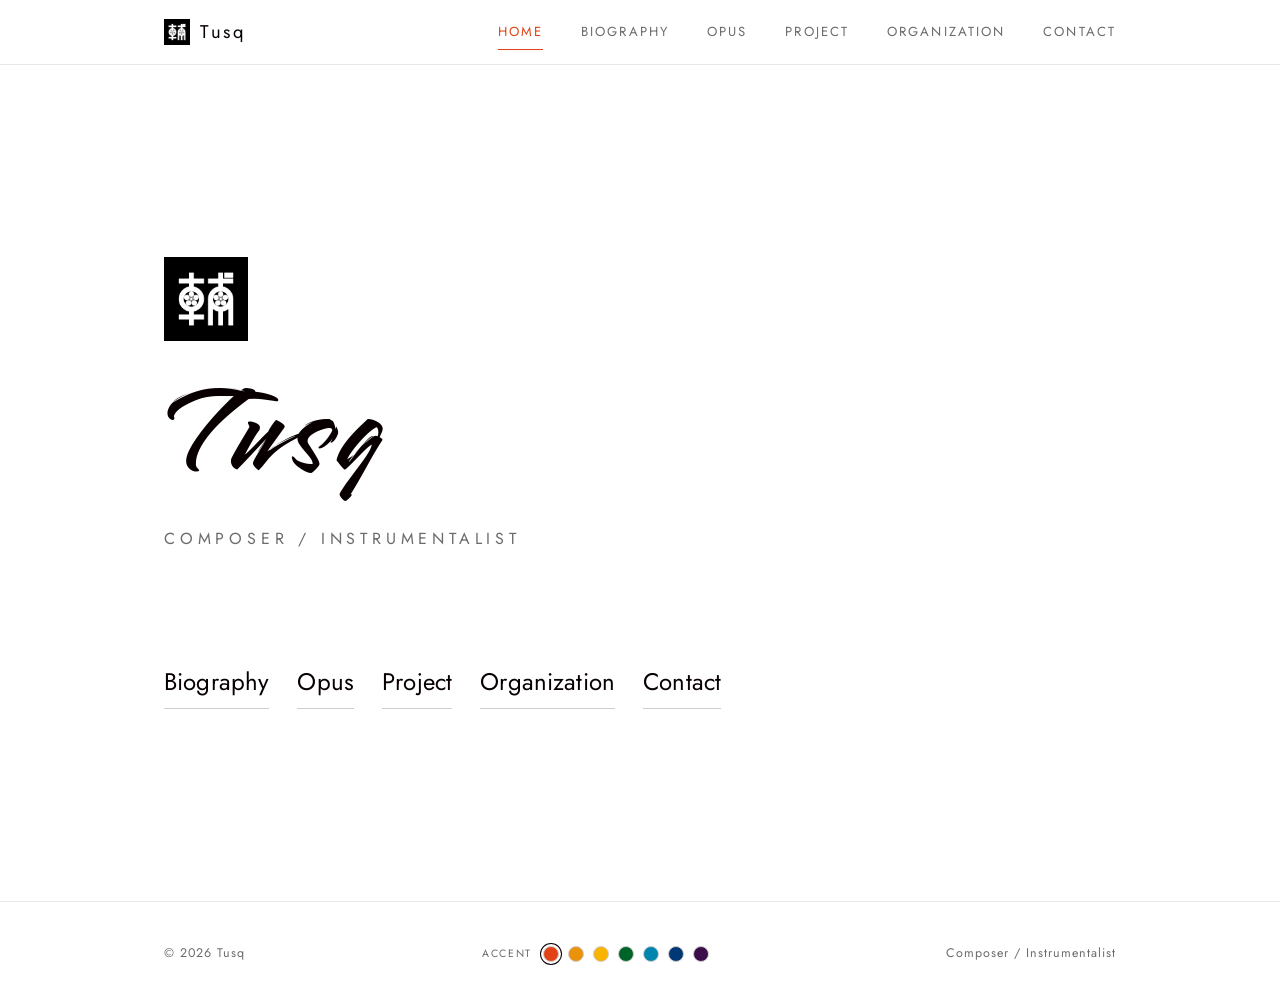
<file: index.html>
<!DOCTYPE html>
<html lang="ja">
<head>
  <meta charset="UTF-8" />
  <meta name="viewport" content="width=device-width, initial-scale=1.0" />
  <title>Tusq — Portfolio</title>
  <meta name="description" content="Tusq（輔） — Composer / Instrumentalist. Portfolio." />

  <meta property="og:title" content="Tusq — Portfolio" />
  <meta property="og:description" content="Composer / Instrumentalist" />
  <meta property="og:type" content="website" />
  <meta property="og:image" content="assets/img/ogp.png" />
  <meta name="twitter:card" content="summary_large_image" />

  <link rel="icon" type="image/png" href="assets/img/favicon.png" />
  <link rel="preconnect" href="https://fonts.googleapis.com" />
  <link rel="preconnect" href="https://fonts.gstatic.com" crossorigin />
  <link rel="stylesheet" href="assets/css/style.css" />
  <script defer src="assets/js/site.js"></script>
</head>
<body>
  <header id="site-header"></header>
  <noscript><nav class="wrap" style="padding-block:16px"><a href="biography.html">Biography</a> · <a href="opus.html">Opus</a> · <a href="project.html">Project</a> · <a href="organization.html">Organization</a> · <a href="contact.html">Contact</a></nav></noscript>

  <main>
    <section class="hero wrap">
      <img class="hero__logo" src="assets/img/Tusq_B_Logo.png" alt="Tusq logo" />
      <h1 class="hero__name font-script">Tusq</h1>
      <p class="hero__role">Composer / Instrumentalist</p>
      <nav class="hero__nav" aria-label="Sections">
        <a href="biography.html">Biography</a>
        <a href="opus.html">Opus</a>
        <a href="project.html">Project</a>
        <a href="organization.html">Organization</a>
        <a href="contact.html">Contact</a>
      </nav>
    </section>
  </main>

  <footer id="site-footer"></footer>
</body>
</html>
</file>
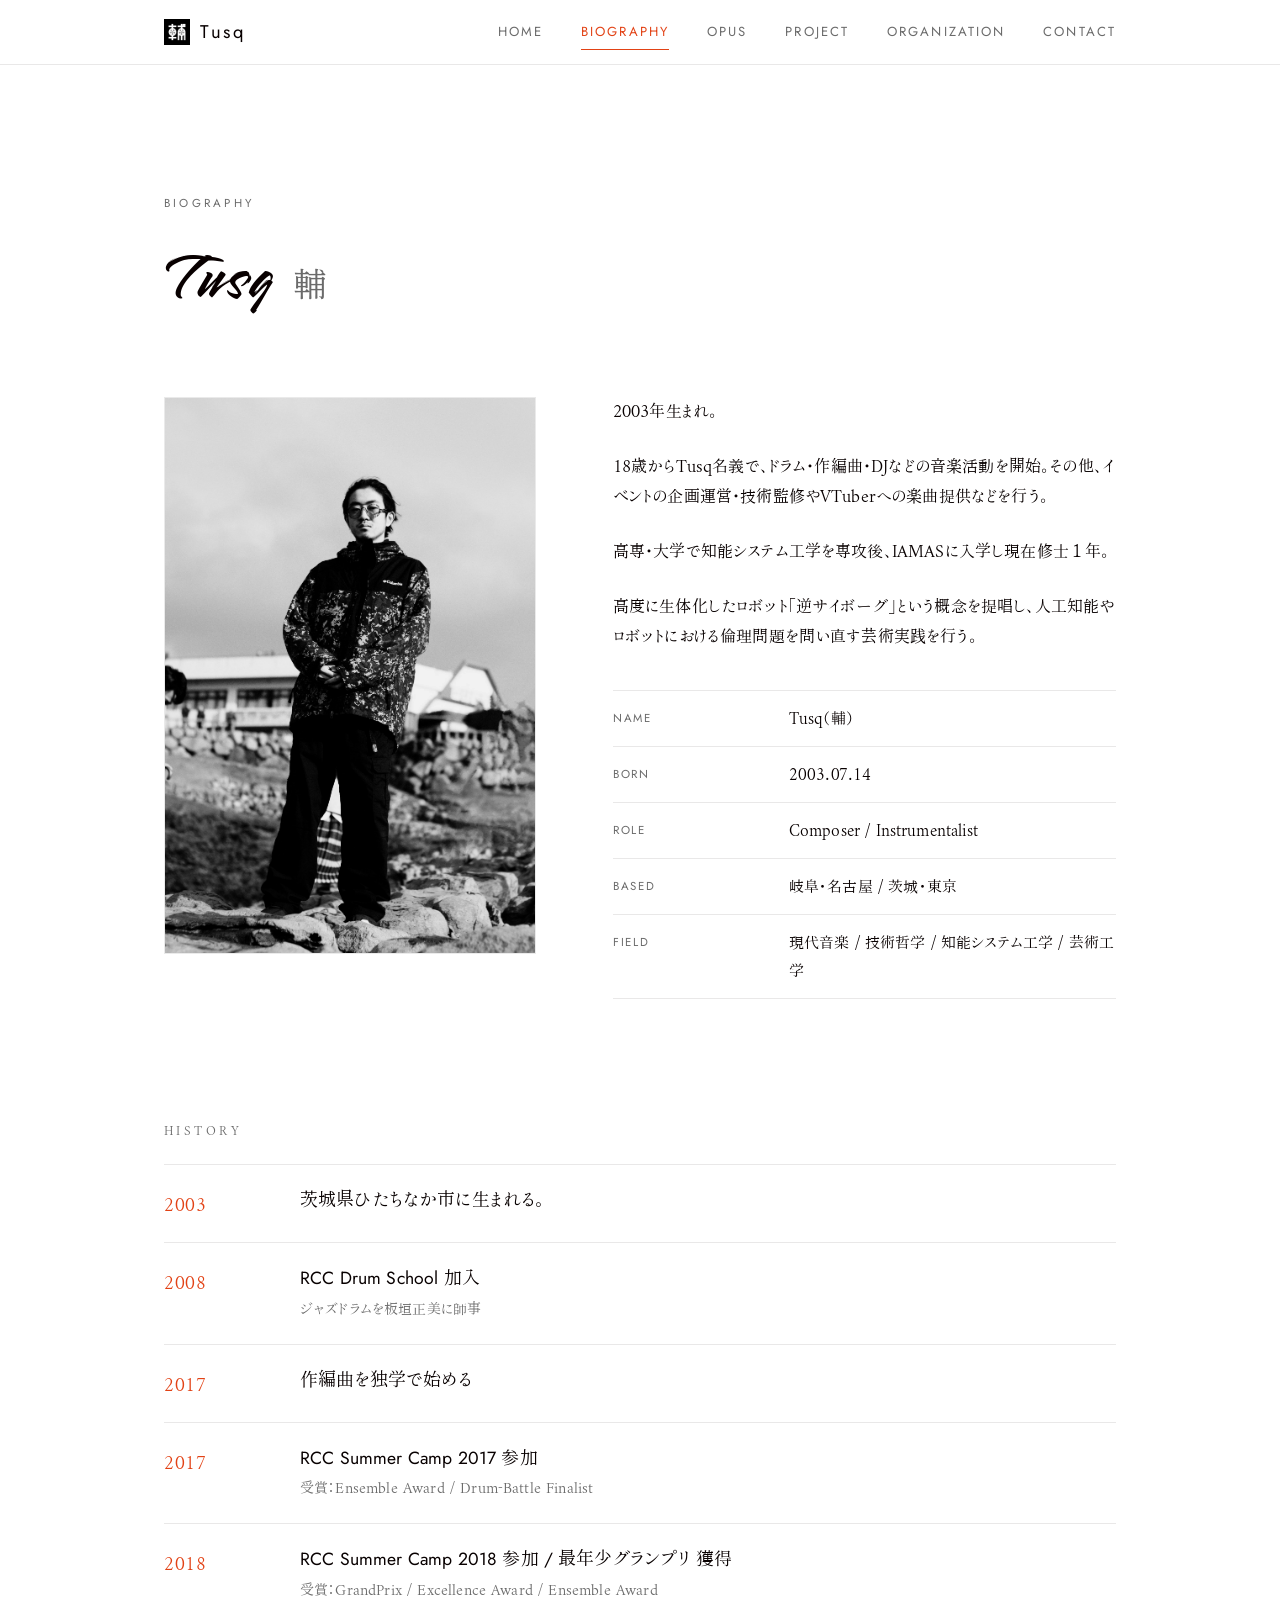
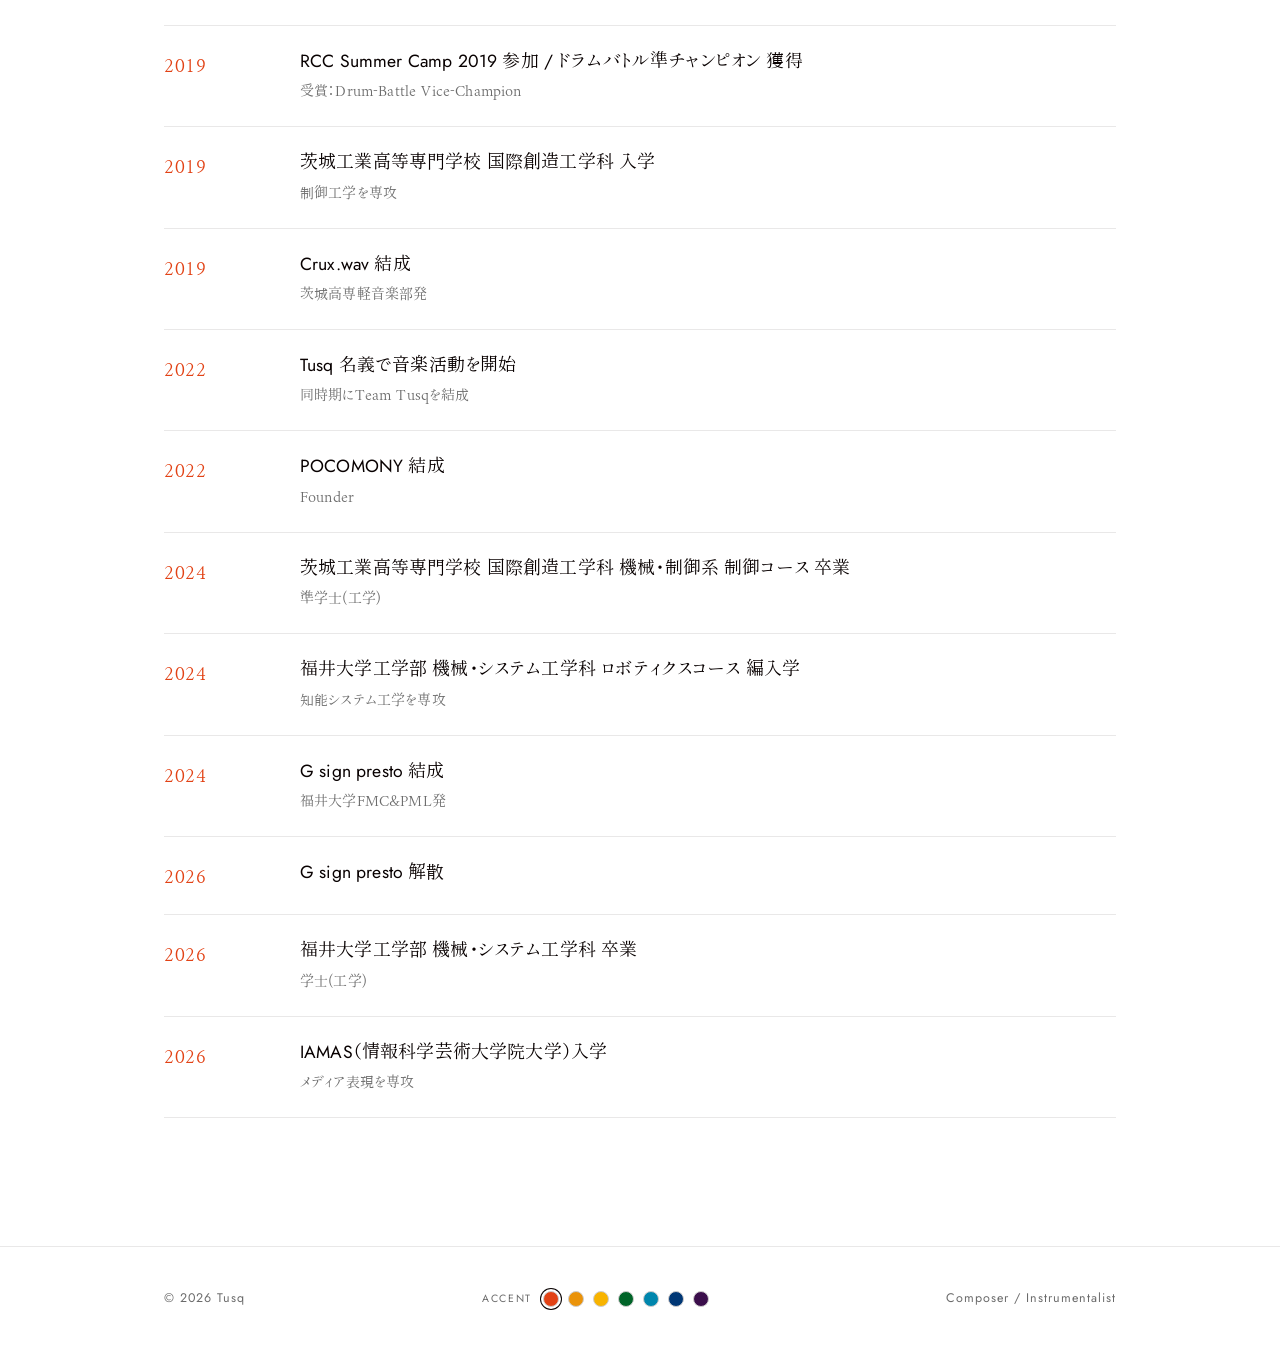
<file: biography.html>
<!DOCTYPE html>
<html lang="ja">
<head>
  <meta charset="UTF-8" />
  <meta name="viewport" content="width=device-width, initial-scale=1.0" />
  <title>Biography — Tusq</title>
  <meta name="description" content="Tusq（輔）のプロフィール / Biography." />

  <meta property="og:title" content="Biography — Tusq" />
  <meta property="og:description" content="Composer / Instrumentalist" />
  <meta property="og:type" content="website" />
  <meta property="og:image" content="assets/img/ogp.png" />

  <link rel="icon" type="image/png" href="assets/img/favicon.png" />
  <link rel="preconnect" href="https://fonts.googleapis.com" />
  <link rel="preconnect" href="https://fonts.gstatic.com" crossorigin />
  <link rel="stylesheet" href="assets/css/style.css" />
  <script defer src="assets/js/site.js"></script>
  <script defer src="assets/js/content.js"></script>
</head>
<body>
  <header id="site-header"></header>
  <noscript><nav class="wrap" style="padding-block:16px"><a href="index.html">Home</a> · <a href="opus.html">Opus</a> · <a href="project.html">Project</a> · <a href="organization.html">Organization</a> · <a href="contact.html">Contact</a></nav><p class="wrap">この内容の表示には JavaScript が必要です。</p></noscript>

  <main>
    <section class="section wrap">
      <div id="biography" data-src="data/biography.json"></div>
    </section>
  </main>

  <footer id="site-footer"></footer>
</body>
</html>
</file>
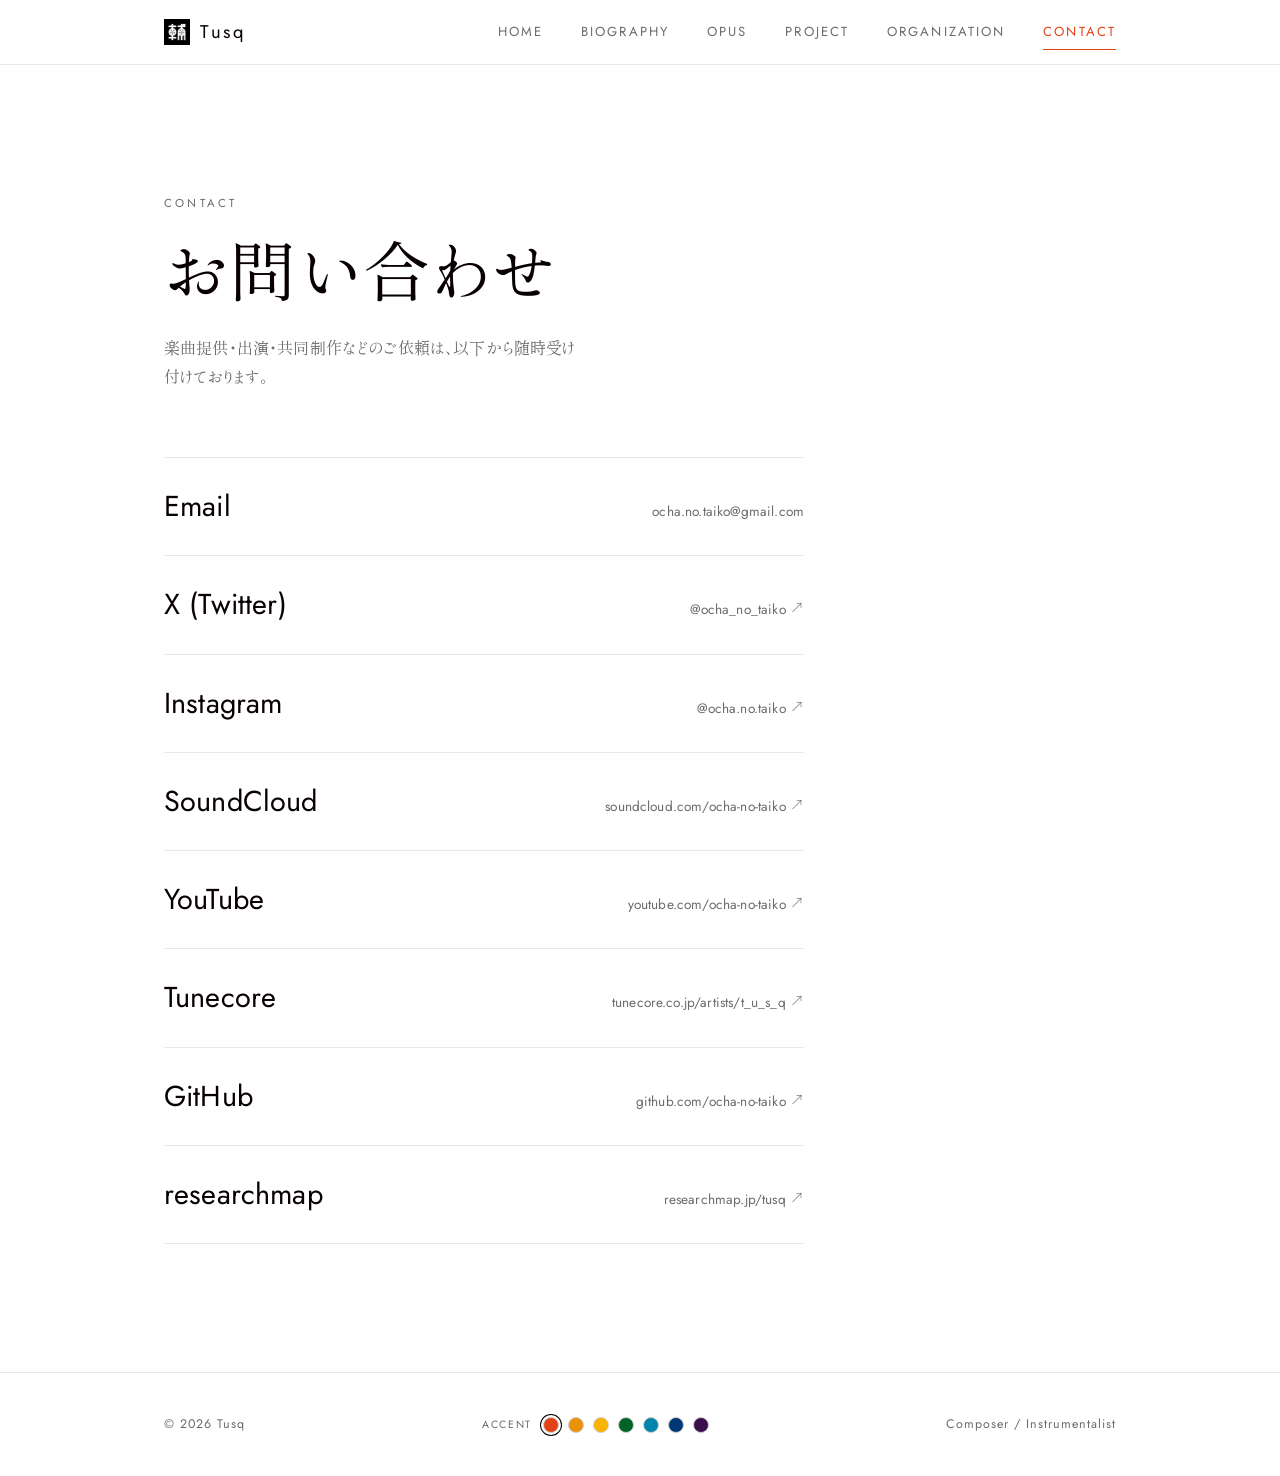
<file: contact.html>
<!DOCTYPE html>
<html lang="ja">
<head>
  <meta charset="UTF-8" />
  <meta name="viewport" content="width=device-width, initial-scale=1.0" />
  <title>Contact — Tusq</title>
  <meta name="description" content="Tusq への連絡先 / Contact." />

  <meta property="og:title" content="Contact — Tusq" />
  <meta property="og:description" content="Get in touch with Tusq" />
  <meta property="og:type" content="website" />
  <meta property="og:image" content="assets/img/ogp.png" />

  <link rel="icon" type="image/png" href="assets/img/favicon.png" />
  <link rel="preconnect" href="https://fonts.googleapis.com" />
  <link rel="preconnect" href="https://fonts.gstatic.com" crossorigin />
  <link rel="stylesheet" href="assets/css/style.css" />
  <script defer src="assets/js/site.js"></script>
  <script defer src="assets/js/content.js"></script>
</head>
<body>
  <header id="site-header"></header>
  <noscript><nav class="wrap" style="padding-block:16px"><a href="index.html">Home</a> · <a href="biography.html">Biography</a> · <a href="opus.html">Opus</a> · <a href="project.html">Project</a> · <a href="organization.html">Organization</a></nav><p class="wrap">連絡先の表示には JavaScript が必要です。</p></noscript>

  <main>
    <section class="section wrap">
      <div id="contact" data-src="data/contact.json"></div>
    </section>
  </main>

  <footer id="site-footer"></footer>
</body>
</html>
</file>
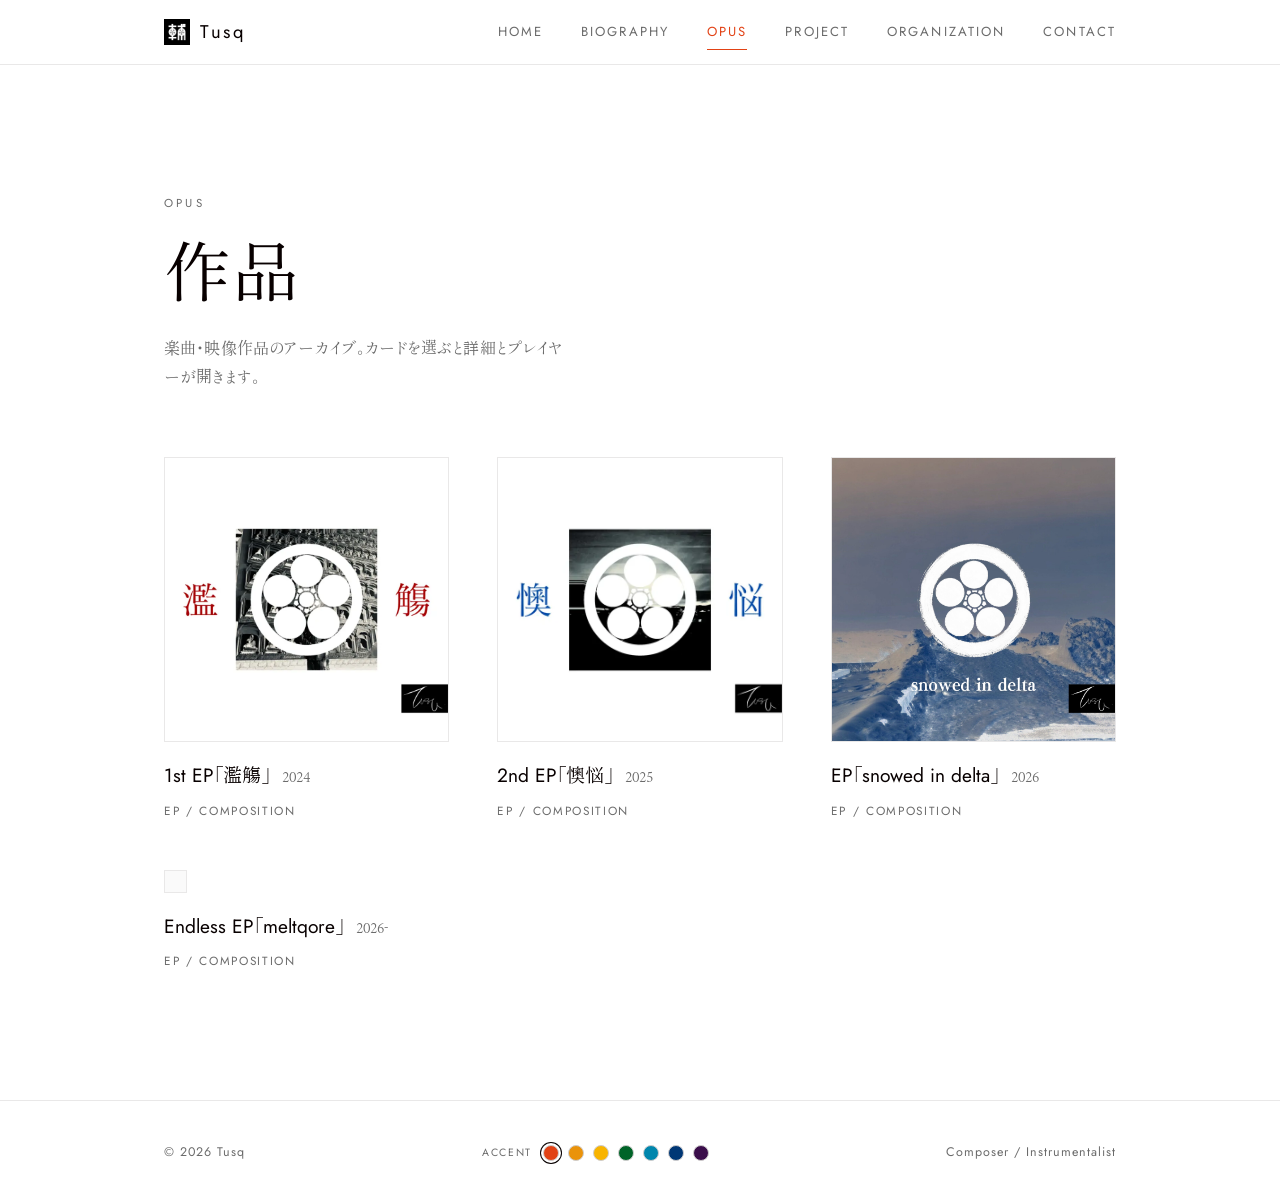
<file: opus.html>
<!DOCTYPE html>
<html lang="ja">
<head>
  <meta charset="UTF-8" />
  <meta name="viewport" content="width=device-width, initial-scale=1.0" />
  <title>Opus — Tusq</title>
  <meta name="description" content="Tusq の作品集 / Opus." />

  <meta property="og:title" content="Opus — Tusq" />
  <meta property="og:description" content="Works by Tusq" />
  <meta property="og:type" content="website" />
  <meta property="og:image" content="assets/img/ogp.png" />

  <link rel="icon" type="image/png" href="assets/img/favicon.png" />
  <link rel="preconnect" href="https://fonts.googleapis.com" />
  <link rel="preconnect" href="https://fonts.gstatic.com" crossorigin />
  <link rel="stylesheet" href="assets/css/style.css" />
  <script defer src="assets/js/site.js"></script>
  <script defer src="assets/js/collection.js"></script>
</head>
<body>
  <header id="site-header"></header>
  <noscript><nav class="wrap" style="padding-block:16px"><a href="index.html">Home</a> · <a href="biography.html">Biography</a> · <a href="project.html">Project</a> · <a href="organization.html">Organization</a> · <a href="contact.html">Contact</a></nav><p class="wrap">作品の表示には JavaScript が必要です。</p></noscript>

  <main>
    <section class="section wrap">
      <p class="eyebrow reveal">Opus</p>
      <h1 class="page-title reveal">作品</h1>
      <p class="lead reveal">楽曲・映像作品のアーカイブ。カードを選ぶと詳細とプレイヤーが開きます。</p>

      <div class="collection" data-src="data/works.json" data-kind="opus"
           data-empty="まだ作品がありません。" style="margin-top:clamp(40px,6vw,64px)"></div>
    </section>
  </main>

  <footer id="site-footer"></footer>

  <!-- shared modal -->
  <div class="modal" id="modal" role="dialog" aria-modal="true" aria-hidden="true" aria-label="詳細">
    <div class="modal__backdrop"></div>
    <div class="modal__panel">
      <button class="modal__close" aria-label="閉じる">×</button>
      <div class="modal__body"></div>
    </div>
  </div>
</body>
</html>
</file>
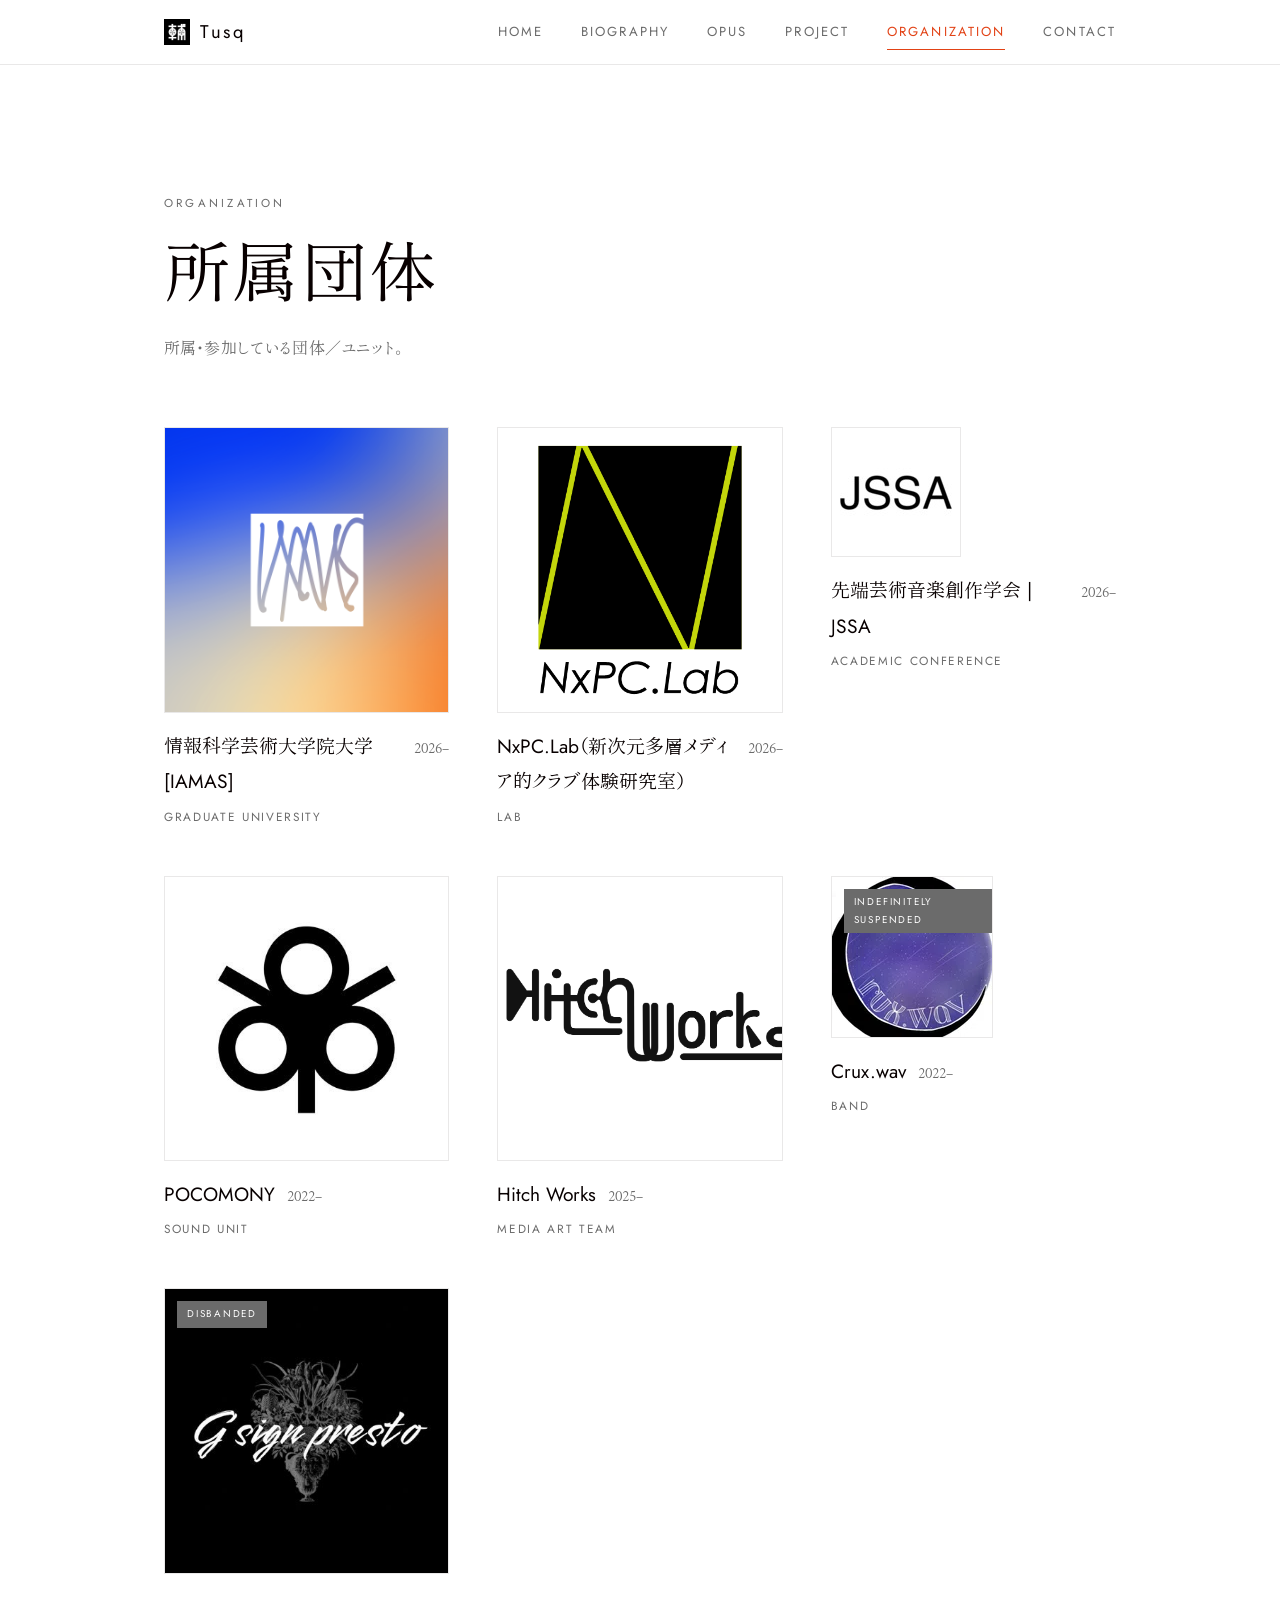
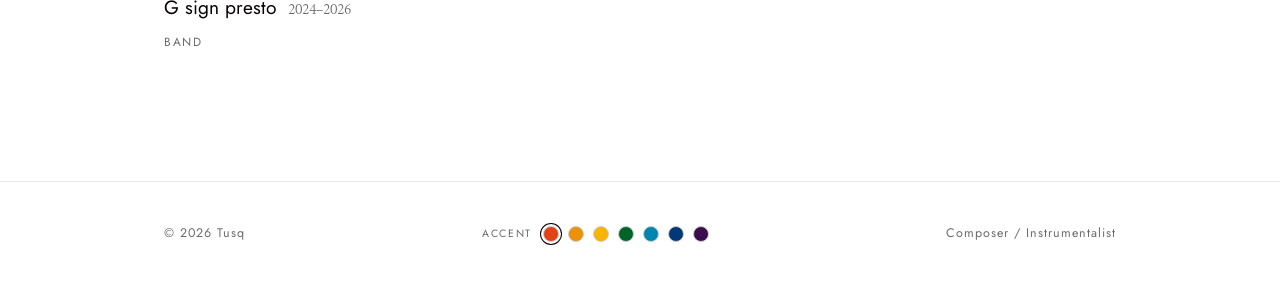
<file: organization.html>
<!DOCTYPE html>
<html lang="ja">
<head>
  <meta charset="UTF-8" />
  <meta name="viewport" content="width=device-width, initial-scale=1.0" />
  <title>Organization — Tusq</title>
  <meta name="description" content="Tusq が所属する団体 / Organization." />

  <meta property="og:title" content="Organization — Tusq" />
  <meta property="og:description" content="Organizations / affiliations of Tusq" />
  <meta property="og:type" content="website" />
  <meta property="og:image" content="assets/img/ogp.png" />

  <link rel="icon" type="image/png" href="assets/img/favicon.png" />
  <link rel="preconnect" href="https://fonts.googleapis.com" />
  <link rel="preconnect" href="https://fonts.gstatic.com" crossorigin />
  <link rel="stylesheet" href="assets/css/style.css" />
  <script defer src="assets/js/site.js"></script>
  <script defer src="assets/js/collection.js"></script>
</head>
<body>
  <header id="site-header"></header>
  <noscript><nav class="wrap" style="padding-block:16px"><a href="index.html">Home</a> · <a href="biography.html">Biography</a> · <a href="opus.html">Opus</a> · <a href="project.html">Project</a> · <a href="contact.html">Contact</a></nav><p class="wrap">団体の表示には JavaScript が必要です。</p></noscript>

  <main>
    <section class="section wrap">
      <p class="eyebrow reveal">Organization</p>
      <h1 class="page-title reveal">所属団体</h1>
      <p class="lead reveal">所属・参加している団体／ユニット。</p>

      <div class="collection" data-src="data/organizations.json" data-kind="organization"
           data-empty="まだ団体がありません。" style="margin-top:clamp(40px,6vw,64px)"></div>
    </section>
  </main>

  <footer id="site-footer"></footer>

  <!-- shared modal -->
  <div class="modal" id="modal" role="dialog" aria-modal="true" aria-hidden="true" aria-label="詳細">
    <div class="modal__backdrop"></div>
    <div class="modal__panel">
      <button class="modal__close" aria-label="閉じる">×</button>
      <div class="modal__body"></div>
    </div>
  </div>
</body>
</html>
</file>
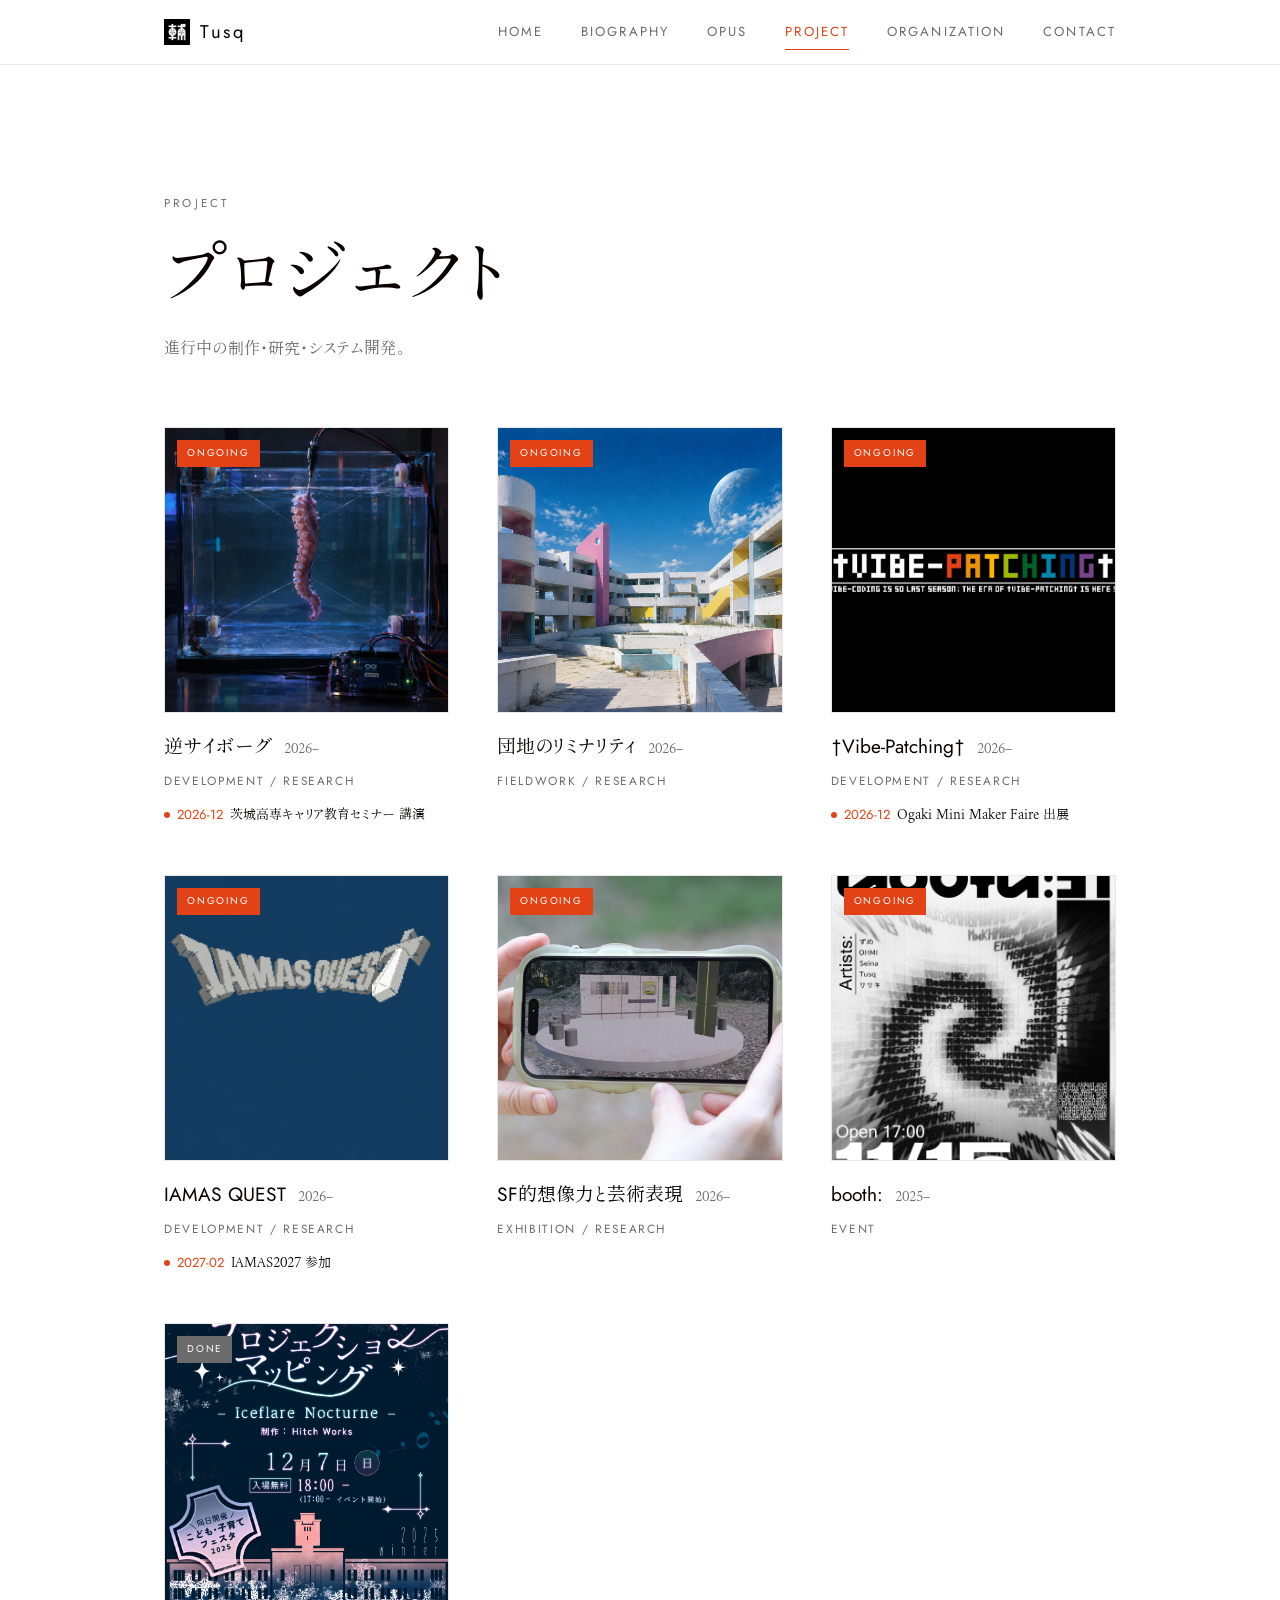
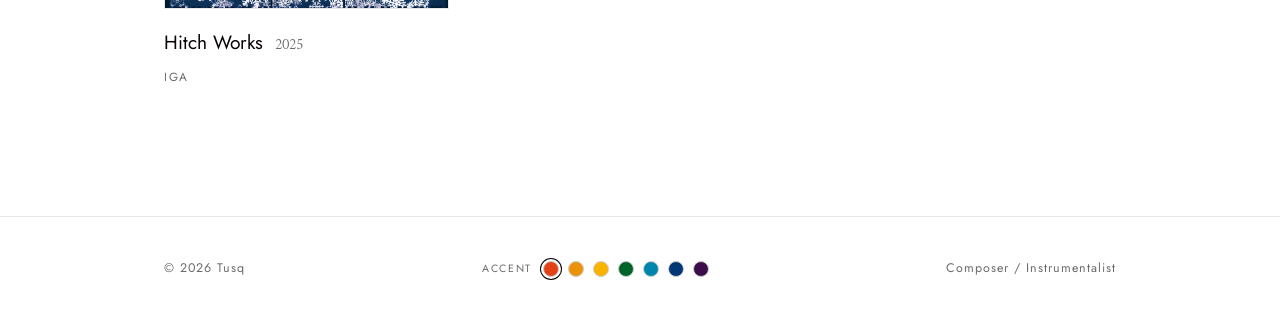
<file: project.html>
<!DOCTYPE html>
<html lang="ja">
<head>
  <meta charset="UTF-8" />
  <meta name="viewport" content="width=device-width, initial-scale=1.0" />
  <title>Project — Tusq</title>
  <meta name="description" content="Tusq の進行中のプロジェクト / Project." />

  <meta property="og:title" content="Project — Tusq" />
  <meta property="og:description" content="Projects by Tusq" />
  <meta property="og:type" content="website" />
  <meta property="og:image" content="assets/img/ogp.png" />

  <link rel="icon" type="image/png" href="assets/img/favicon.png" />
  <link rel="preconnect" href="https://fonts.googleapis.com" />
  <link rel="preconnect" href="https://fonts.gstatic.com" crossorigin />
  <link rel="stylesheet" href="assets/css/style.css" />
  <script defer src="assets/js/site.js"></script>
  <script defer src="assets/js/collection.js"></script>
</head>
<body>
  <header id="site-header"></header>
  <noscript><nav class="wrap" style="padding-block:16px"><a href="index.html">Home</a> · <a href="biography.html">Biography</a> · <a href="opus.html">Opus</a> · <a href="contact.html">Contact</a></nav><p class="wrap">プロジェクトの表示には JavaScript が必要です。</p></noscript>

  <main>
    <section class="section wrap">
      <p class="eyebrow reveal">Project</p>
      <h1 class="page-title reveal">プロジェクト</h1>
      <p class="lead reveal">進行中の制作・研究・システム開発。</p>

      <div class="collection" data-src="data/projects.json" data-kind="project"
           data-empty="まだプロジェクトがありません。" style="margin-top:clamp(40px,6vw,64px)"></div>
    </section>
  </main>

  <footer id="site-footer"></footer>

  <!-- shared modal -->
  <div class="modal" id="modal" role="dialog" aria-modal="true" aria-hidden="true" aria-label="詳細">
    <div class="modal__backdrop"></div>
    <div class="modal__panel">
      <button class="modal__close" aria-label="閉じる">×</button>
      <div class="modal__body"></div>
    </div>
  </div>
</body>
</html>
</file>
<file: assets/css/style.css>
/* ============================================================
   Tusq — Portfolio
   Minimal / Monochrome
   ============================================================ */

/* Defaults below are the no-JS fallback. The live values come from
   data/theme.json via site.js (fonts + colors). Edit the JSON, not here. */
:root {
  --bg: #ffffff;
  --bg-elev: #fafafa;
  --fg: #080000;
  --fg-muted: #6b6b6b;
  --line: #e9e8e8;
  --line-strong: #cfcdcd;
  --accent: #E24215;
  --on-accent: #ffffff;

  --maxw: 1080px;
  --gutter: clamp(20px, 5vw, 64px);
  --radius: 2px;

  --serif: Futura, "Jost", "GenEi Chikugo Min", "Noto Serif JP", "Hiragino Mincho ProN", serif;
  --label: Futura, "Jost", "GenEi Chikugo Min", "Noto Serif JP", sans-serif;
  --sans: "GenEi Chikugo Min", "Noto Serif JP", "Hiragino Mincho ProN", serif;
  --script: "Smooch", cursive;

  --ease: cubic-bezier(0.2, 0.6, 0.2, 1);
}

@media (prefers-color-scheme: dark) {
  :root {
    --bg: #080000;
    --bg-elev: #151011;
    --fg: #ffffff;
    --fg-muted: #9c9696;
    --line: #241f20;
    --line-strong: #3a3334;
  }
}

/* ---------- reset ---------- */
*,
*::before,
*::after { box-sizing: border-box; }

html { -webkit-text-size-adjust: 100%; scroll-behavior: smooth; }

body {
  margin: 0;
  background: var(--bg);
  color: var(--fg);
  font-family: var(--sans);
  font-size: 16px;
  line-height: 1.85;
  letter-spacing: 0.01em;
  font-feature-settings: "palt" 1;
  -webkit-font-smoothing: antialiased;
  text-rendering: optimizeLegibility;
}

img { max-width: 100%; height: auto; display: block; }

a {
  color: inherit;
  text-decoration: none;
  transition: opacity 0.2s var(--ease);
}
a:hover { opacity: 0.6; }

:focus-visible {
  outline: 2px solid var(--accent);
  outline-offset: 3px;
}

/* ---------- layout ---------- */
.wrap {
  width: 100%;
  max-width: var(--maxw);
  margin-inline: auto;
  padding-inline: var(--gutter);
}

main { min-height: 60vh; }

.section { padding-block: clamp(56px, 10vw, 128px); }

/* ---------- type ---------- */
h1, h2, h3 { font-family: var(--serif); font-weight: 600; line-height: 1.3; margin: 0; }

.eyebrow {
  font-family: var(--label);
  font-size: 0.72rem;
  letter-spacing: 0.28em;
  text-transform: uppercase;
  color: var(--fg-muted);
  margin: 0 0 1.4em;
}

.page-title {
  font-size: clamp(2.4rem, 7vw, 4.2rem);
  letter-spacing: 0.02em;
  margin-bottom: 0.2em;
}

.lead { color: var(--fg-muted); max-width: 46ch; }

/* "Tusq" wordmark in script face (home hero + biography title) */
.font-script {
  font-family: var(--script);
  font-weight: 400;
  letter-spacing: 0.01em;
}

/* ---------- header / nav ---------- */
.site-header {
  position: sticky;
  top: 0;
  z-index: 50;
  background: color-mix(in srgb, var(--bg) 85%, transparent);
  backdrop-filter: saturate(140%) blur(10px);
  border-bottom: 1px solid var(--line);
}
.site-header__inner {
  display: flex;
  align-items: center;
  justify-content: space-between;
  height: 64px;
}
.brand {
  display: inline-flex;
  align-items: center;
  gap: 10px;
  font-family: var(--serif);
  font-size: 1.15rem;
  letter-spacing: 0.14em;
}
.brand img { width: 26px; height: 26px; }

.nav { display: flex; gap: clamp(16px, 3vw, 38px); }
.nav a {
  font-family: var(--label);
  font-size: 0.82rem;
  letter-spacing: 0.16em;
  text-transform: uppercase;
  color: var(--fg-muted);
  position: relative;
  padding-block: 4px;
}
.nav a:hover { opacity: 1; color: var(--accent); }
.nav a[aria-current="page"] { color: var(--accent); }
.nav a[aria-current="page"]::after {
  content: "";
  position: absolute;
  left: 0; right: 0; bottom: -2px;
  height: 1px;
  background: var(--accent);
}

.nav-toggle {
  display: none;
  background: none;
  border: 0;
  color: var(--fg);
  font-family: var(--label);
  font-size: 0.82rem;
  letter-spacing: 0.16em;
  text-transform: uppercase;
  cursor: pointer;
}

@media (max-width: 640px) {
  .nav-toggle { display: inline-block; }
  .nav {
    position: absolute;
    top: 64px; left: 0; right: 0;
    flex-direction: column;
    gap: 0;
    background: var(--bg-elev);
    border-bottom: 1px solid var(--line);
    max-height: 0;
    overflow: hidden;
    transition: max-height 0.3s var(--ease);
  }
  .nav.open { max-height: 60vh; }
  .nav a {
    padding: 16px var(--gutter);
    border-top: 1px solid var(--line);
  }
}

/* ---------- hero (home) ---------- */
.hero {
  min-height: calc(100vh - 64px);
  display: flex;
  flex-direction: column;
  justify-content: center;
  padding-block: 80px;
}
.hero__logo { width: 84px; margin-bottom: 36px; }
.hero__name {
  font-size: clamp(3rem, 13vw, 8rem);
  letter-spacing: 0.04em;
  line-height: 0.95;
}
.hero__role {
  font-family: var(--label);
  font-size: clamp(0.8rem, 2.5vw, 1rem);
  letter-spacing: 0.3em;
  text-transform: uppercase;
  color: var(--fg-muted);
  margin-top: 1.6em;
}
.hero__nav {
  margin-top: clamp(48px, 8vw, 90px);
  display: flex;
  flex-wrap: wrap;
  gap: 28px;
}
.hero__nav a {
  font-family: var(--serif);
  font-size: clamp(1.1rem, 3vw, 1.5rem);
  border-bottom: 1px solid var(--line-strong);
  padding-bottom: 4px;
  transition: color 0.2s var(--ease), border-color 0.2s var(--ease);
}
.hero__nav a:hover { opacity: 1; color: var(--accent); border-color: var(--accent); }

/* ---------- biography ---------- */
.bio-grid {
  display: grid;
  grid-template-columns: 1fr;
  gap: clamp(36px, 6vw, 80px);
}
@media (min-width: 820px) {
  .bio-grid { grid-template-columns: 0.85fr 1.15fr; align-items: start; }
}
.bio-portrait {
  border: 1px solid var(--line);
  filter: grayscale(1) contrast(1.02);
  transition: filter 0.6s var(--ease);
}
.bio-portrait:hover { filter: grayscale(0); }
.bio-body p { margin: 0 0 1.6em; }
.bio-body p:last-child { margin-bottom: 0; }

.facts {
  list-style: none;
  margin: 2.4em 0 0;
  padding: 0;
  border-top: 1px solid var(--line);
}
.facts li {
  display: grid;
  grid-template-columns: 120px 1fr;
  gap: 16px;
  padding: 14px 0;
  border-bottom: 1px solid var(--line);
  font-size: 0.92rem;
}
.facts dt, .facts .k {
  font-family: var(--label);
  color: var(--fg-muted);
  font-size: 0.72rem;
  letter-spacing: 0.16em;
  text-transform: uppercase;
  padding-top: 3px;
}

/* ---------- timeline (biography history) ---------- */
.section-head {
  font-family: var(--sans);
  font-size: 0.78rem;
  letter-spacing: 0.28em;
  text-transform: uppercase;
  color: var(--fg-muted);
  margin: 0 0 1.8em;
}
.timeline {
  list-style: none;
  margin: 0;
  padding: 0;
  border-top: 1px solid var(--line);
}
.timeline__item {
  display: grid;
  grid-template-columns: 96px 1fr;
  gap: clamp(16px, 4vw, 40px);
  padding: 22px 0;
  border-bottom: 1px solid var(--line);
}
.timeline__year {
  font-family: var(--sans);
  font-size: 1.05rem;
  letter-spacing: 0.04em;
  color: var(--accent);
  padding-top: 2px;
}
.timeline__title { font-family: var(--serif); font-size: 1.1rem; line-height: 1.5; }
.timeline__detail { color: var(--fg-muted); font-size: 0.88rem; margin-top: 4px; }

/* ---------- updates timeline (project modal: upcoming / done) ---------- */
.timeline--updates .timeline__item { grid-template-columns: 108px 1fr; }
.timeline--updates .timeline__year {
  font-family: var(--label);
  font-size: 0.82rem;
  letter-spacing: 0.05em;
  color: var(--fg-muted);
}
.timeline--updates .timeline__title {
  font-family: var(--sans);
  font-size: 1rem;
  display: flex;
  align-items: baseline;
  flex-wrap: wrap;
  gap: 10px;
}
.update-badge {
  font-family: var(--label);
  font-size: 0.6rem;
  letter-spacing: 0.14em;
  text-transform: uppercase;
  padding: 3px 8px;
  white-space: nowrap;
}
.update-badge--upcoming { background: var(--accent); color: var(--on-accent); }
.update-badge--done { background: var(--fg-muted); color: var(--bg); }

/* ---------- collection grid (opus / project) ---------- */
.collection {
  display: grid;
  gap: clamp(28px, 4vw, 48px);
  grid-template-columns: repeat(auto-fill, minmax(min(100%, 280px), 1fr));
}
.card {
  appearance: none;
  text-align: left;
  background: none;
  border: 0;
  padding: 0;
  cursor: pointer;
  color: inherit;
  font: inherit;
  display: flex;
  flex-direction: column;
}
.card__media {
  position: relative;
  aspect-ratio: 1 / 1;
  background: var(--bg-elev);
  border: 1px solid var(--line);
  overflow: hidden;
}
.card__media img {
  width: 100%; height: 100%;
  object-fit: cover;
  transition: transform 0.6s var(--ease);
}
.card:hover .card__media img { transform: scale(1.04); }
.card:hover .card__title { color: var(--accent); }
.card__title { transition: color 0.2s var(--ease); }
.card__media--empty {
  display: grid;
  place-items: center;
  color: var(--fg-muted);
  font-family: var(--serif);
  font-size: 2.4rem;
}
.card__status {
  position: absolute;
  top: 12px; left: 12px;
  z-index: 1;
  font-family: var(--label);
  font-size: 0.62rem;
  letter-spacing: 0.18em;
  text-transform: uppercase;
  background: var(--accent);
  color: var(--on-accent);
  padding: 4px 10px;
}
.card__status--inactive {
  background: var(--fg-muted);
  color: var(--bg);
}
.card__head {
  display: flex;
  justify-content: space-between;
  align-items: baseline;
  gap: 12px;
  margin-top: 16px;
}
.card__title { font-family: var(--serif); font-size: 1.2rem; }
.card__year { color: var(--fg-muted); font-size: 0.8rem; white-space: nowrap; }
.card__meta {
  font-family: var(--label);
  color: var(--fg-muted);
  font-size: 0.74rem;
  letter-spacing: 0.14em;
  text-transform: uppercase;
  margin-top: 6px;
}
.card__next {
  display: flex;
  align-items: baseline;
  gap: 7px;
  margin-top: 10px;
  font-size: 0.82rem;
  color: var(--fg);
}
.card__next-dot {
  width: 6px;
  height: 6px;
  border-radius: 50%;
  background: var(--accent);
  flex: none;
  transform: translateY(-1px);
}
.card__next-date {
  font-family: var(--label);
  color: var(--accent);
  white-space: nowrap;
}

/* ---------- modal ---------- */
.modal {
  position: fixed;
  inset: 0;
  z-index: 100;
  display: none;
  align-items: center;
  justify-content: center;
  padding: var(--gutter);
}
.modal[open], .modal.open { display: flex; }
.modal__backdrop {
  position: absolute;
  inset: 0;
  background: color-mix(in srgb, var(--bg) 70%, #000 30%);
  backdrop-filter: blur(4px);
}
.modal__panel {
  position: relative;
  background: var(--bg-elev);
  border: 1px solid var(--line-strong);
  max-width: 720px;
  width: 100%;
  max-height: 88vh;
  overflow: auto;
  padding: clamp(24px, 4vw, 44px);
}
.modal__close {
  position: absolute;
  top: 14px; right: 14px;
  background: none;
  border: 0;
  color: var(--fg);
  font-size: 1.5rem;
  line-height: 1;
  cursor: pointer;
  padding: 6px;
}
.modal__title { font-size: clamp(1.6rem, 4vw, 2.2rem); margin-bottom: 0.2em; }
.modal__meta {
  font-family: var(--label);
  color: var(--fg-muted);
  font-size: 0.76rem;
  letter-spacing: 0.16em;
  text-transform: uppercase;
  margin-bottom: 1.6em;
}
.modal__cover {
  width: 100%;
  max-height: 60vh;
  object-fit: contain;
  border: 1px solid var(--line);
  background: var(--bg-elev);
  margin-bottom: 1.6em;
}
.modal__desc { margin-bottom: 1.6em; }
.embed {
  position: relative;
  aspect-ratio: 16 / 9;
  margin-bottom: 1.6em;
  border: 1px solid var(--line);
}
.embed iframe { position: absolute; inset: 0; width: 100%; height: 100%; border: 0; }
.embed--audio { aspect-ratio: auto; height: 166px; }

.tags { display: flex; flex-wrap: wrap; gap: 8px; margin-bottom: 1.6em; }
.tag {
  font-family: var(--label);
  font-size: 0.68rem;
  letter-spacing: 0.12em;
  text-transform: uppercase;
  color: var(--fg-muted);
  border: 1px solid var(--line);
  padding: 4px 10px;
}

.links { display: flex; flex-wrap: wrap; gap: 12px; }
.btn {
  display: inline-flex;
  align-items: center;
  gap: 8px;
  border: 1px solid var(--line-strong);
  padding: 10px 18px;
  font-family: var(--label);
  font-size: 0.8rem;
  letter-spacing: 0.1em;
  text-transform: uppercase;
  transition: background 0.2s var(--ease), color 0.2s var(--ease), opacity 0.2s var(--ease);
}
.btn:hover { background: var(--accent); color: var(--on-accent); border-color: var(--accent); opacity: 1; }
.btn span { font-size: 0.9em; }

/* ---------- contact ---------- */
.contact-list {
  list-style: none;
  margin: 0;
  padding: 0;
  border-top: 1px solid var(--line);
  max-width: 640px;
}
.contact-list a {
  display: flex;
  align-items: baseline;
  justify-content: space-between;
  gap: 20px;
  padding: 22px 0;
  border-bottom: 1px solid var(--line);
}
.contact-list a:hover { opacity: 1; padding-inline: 8px; }
.contact-list a:hover .label { color: var(--accent); }
.contact-list .label { transition: color 0.2s var(--ease); }
.contact-list .label {
  font-family: var(--serif);
  font-size: clamp(1.3rem, 4vw, 1.8rem);
}
.contact-list .value { font-family: var(--label); color: var(--fg-muted); font-size: 0.85rem; }

/* ---------- states ---------- */
.state {
  color: var(--fg-muted);
  padding: 48px 0;
  font-size: 0.95rem;
}

/* ---------- footer ---------- */
.site-footer {
  border-top: 1px solid var(--line);
  padding-block: 40px;
  color: var(--fg-muted);
  font-family: var(--label);
  font-size: 0.78rem;
  letter-spacing: 0.08em;
}
.site-footer__inner {
  display: flex;
  flex-wrap: wrap;
  align-items: center;
  gap: 16px;
  justify-content: space-between;
}

/* ---------- accent picker ---------- */
.accent-picker {
  display: flex;
  align-items: center;
  gap: 9px;
  flex-wrap: wrap;
}
.accent-picker__label {
  font-family: var(--label);
  font-size: 0.66rem;
  letter-spacing: 0.16em;
  text-transform: uppercase;
  color: var(--fg-muted);
  margin-right: 2px;
}
.swatch {
  width: 16px;
  height: 16px;
  padding: 0;
  border-radius: 50%;
  border: 1px solid var(--line-strong);
  cursor: pointer;
  transition: transform 0.15s var(--ease);
}
.swatch:hover { transform: scale(1.18); }
.swatch[aria-pressed="true"] {
  box-shadow: 0 0 0 2px var(--bg), 0 0 0 3px var(--fg);
}
.swatch:focus-visible { outline: 2px solid var(--fg); outline-offset: 3px; }

/* ---------- reveal animation ---------- */
@media (prefers-reduced-motion: no-preference) {
  .reveal { opacity: 0; transform: translateY(16px); transition: opacity 0.7s var(--ease), transform 0.7s var(--ease); }
  .reveal.is-in { opacity: 1; transform: none; }
}
</file>
